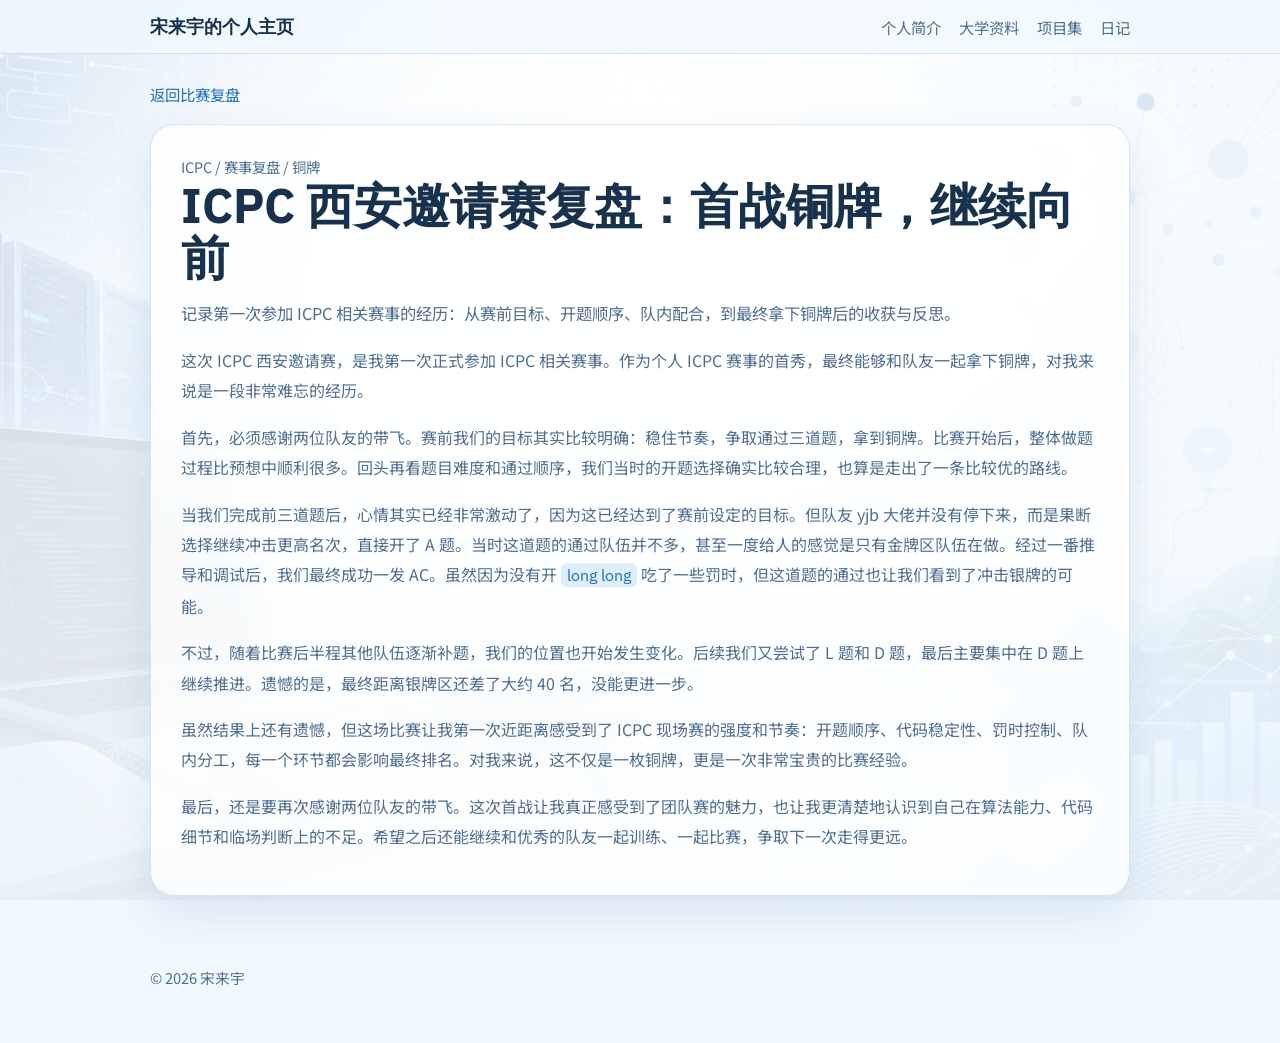
<file: posts/diary/2026 年ICPC国际大学生程序设计竞赛  全国邀请赛（陕西）.html>
<!doctype html>
<html lang="zh-CN">
<head>
  <meta charset="UTF-8" />
  <meta name="viewport" content="width=device-width, initial-scale=1.0" />

  <title>ICPC 西安邀请赛复盘：首战铜牌，继续向前 | laiyu64</title>

  <link rel="preconnect" href="https://fonts.googleapis.com" />
  <link rel="preconnect" href="https://fonts.gstatic.com" crossorigin />
  <link
    href="https://fonts.googleapis.com/css2?family=IBM+Plex+Sans:wght@400;500;600;700&family=Noto+Sans+SC:wght@400;500;700&display=swap"
    rel="stylesheet"
  />
  <link rel="stylesheet" href="../../styles.css" />
</head>

<body>
  <header class="page-header">
    <div class="topbar">
      <a class="site-brand" href="../../index.html">宋来宇的个人主页</a>

      <nav class="site-nav" aria-label="主导航">
        <a href="../../index.html#about">个人简介</a>
        <a href="../../index.html#college">大学资料</a>
        <a href="../../index.html#projects">项目集</a>
        <a href="../../index.html#diary">日记</a>
      </nav>
    </div>
  </header>

  <main class="post-page">
    <header class="post-header">
      <a class="post-back" href="./contest-review.html">返回比赛复盘</a>
    </header>

    <article class="post-article">
      <p class="post-meta">ICPC / 赛事复盘 / 铜牌</p>

      <h1 class="post-title">ICPC 西安邀请赛复盘：首战铜牌，继续向前</h1>

      <p class="post-subtitle">
        记录第一次参加 ICPC 相关赛事的经历：从赛前目标、开题顺序、队内配合，到最终拿下铜牌后的收获与反思。
      </p>

      <p>
        这次 ICPC 西安邀请赛，是我第一次正式参加 ICPC 相关赛事。作为个人 ICPC 赛事的首秀，最终能够和队友一起拿下铜牌，对我来说是一段非常难忘的经历。
      </p>

      <p>
        首先，必须感谢两位队友的带飞。赛前我们的目标其实比较明确：稳住节奏，争取通过三道题，拿到铜牌。比赛开始后，整体做题过程比预想中顺利很多。回头再看题目难度和通过顺序，我们当时的开题选择确实比较合理，也算是走出了一条比较优的路线。
      </p>

      <p>
        当我们完成前三道题后，心情其实已经非常激动了，因为这已经达到了赛前设定的目标。但队友 yjb 大佬并没有停下来，而是果断选择继续冲击更高名次，直接开了 A 题。当时这道题的通过队伍并不多，甚至一度给人的感觉是只有金牌区队伍在做。经过一番推导和调试后，我们最终成功一发 AC。虽然因为没有开 <code>long long</code> 吃了一些罚时，但这道题的通过也让我们看到了冲击银牌的可能。
      </p>

      <p>
        不过，随着比赛后半程其他队伍逐渐补题，我们的位置也开始发生变化。后续我们又尝试了 L 题和 D 题，最后主要集中在 D 题上继续推进。遗憾的是，最终距离银牌区还差了大约 40 名，没能更进一步。
      </p>

      <p>
        虽然结果上还有遗憾，但这场比赛让我第一次近距离感受到了 ICPC 现场赛的强度和节奏：开题顺序、代码稳定性、罚时控制、队内分工，每一个环节都会影响最终排名。对我来说，这不仅是一枚铜牌，更是一次非常宝贵的比赛经验。
      </p>

      <p>
        最后，还是要再次感谢两位队友的带飞。这次首战让我真正感受到了团队赛的魅力，也让我更清楚地认识到自己在算法能力、代码细节和临场判断上的不足。希望之后还能继续和优秀的队友一起训练、一起比赛，争取下一次走得更远。
      </p>
    </article>
  </main>

  <footer class="page-footer">
    <p>&copy; 2026 宋来宇</p>
  </footer>
</body>
</html>
</file>
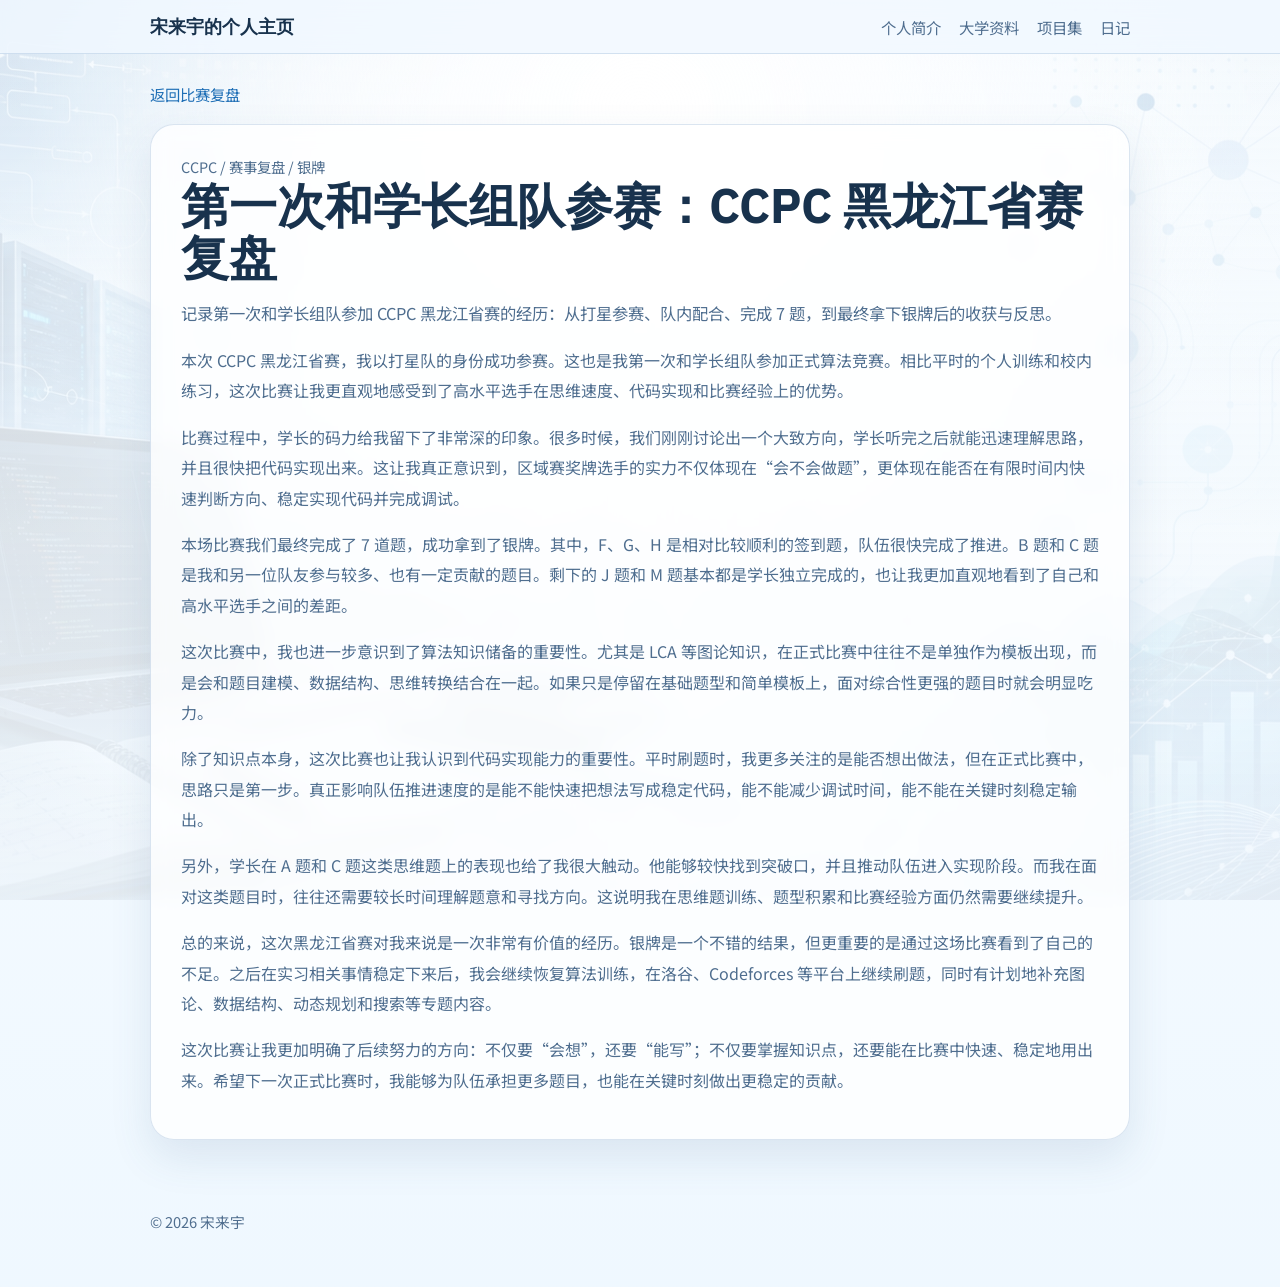
<file: posts/diary/ccpc-helongjiang-review.html>
<!doctype html>
<html lang="zh-CN">
<head>
  <meta charset="UTF-8" />
  <meta name="viewport" content="width=device-width, initial-scale=1.0" />

  <title>第一次和学长组队参赛：CCPC 黑龙江省赛复盘 | laiyu64</title>

  <link rel="preconnect" href="https://fonts.googleapis.com" />
  <link rel="preconnect" href="https://fonts.gstatic.com" crossorigin />
  <link
    href="https://fonts.googleapis.com/css2?family=IBM+Plex+Sans:wght@400;500;600;700&family=Noto+Sans+SC:wght@400;500;700&display=swap"
    rel="stylesheet"
  />
  <link rel="stylesheet" href="../../styles.css" />
</head>

<body>
  <header class="page-header">
    <div class="topbar">
      <a class="site-brand" href="../../index.html">宋来宇的个人主页</a>

      <nav class="site-nav" aria-label="主导航">
        <a href="../../index.html#about">个人简介</a>
        <a href="../../index.html#college">大学资料</a>
        <a href="../../index.html#projects">项目集</a>
        <a href="../../index.html#diary">日记</a>
      </nav>
    </div>
  </header>

  <main class="post-page">
    <header class="post-header">
      <a class="post-back" href="./contest-review.html">返回比赛复盘</a>
    </header>

    <article class="post-article">
      <p class="post-meta">CCPC / 赛事复盘 / 银牌</p>

      <h1 class="post-title">第一次和学长组队参赛：CCPC 黑龙江省赛复盘</h1>

      <p class="post-subtitle">
        记录第一次和学长组队参加 CCPC 黑龙江省赛的经历：从打星参赛、队内配合、完成 7 题，到最终拿下银牌后的收获与反思。
      </p>

      <p>
        本次 CCPC 黑龙江省赛，我以打星队的身份成功参赛。这也是我第一次和学长组队参加正式算法竞赛。相比平时的个人训练和校内练习，这次比赛让我更直观地感受到了高水平选手在思维速度、代码实现和比赛经验上的优势。
      </p>

      <p>
        比赛过程中，学长的码力给我留下了非常深的印象。很多时候，我们刚刚讨论出一个大致方向，学长听完之后就能迅速理解思路，并且很快把代码实现出来。这让我真正意识到，区域赛奖牌选手的实力不仅体现在“会不会做题”，更体现在能否在有限时间内快速判断方向、稳定实现代码并完成调试。
      </p>

      <p>
        本场比赛我们最终完成了 7 道题，成功拿到了银牌。其中，F、G、H 是相对比较顺利的签到题，队伍很快完成了推进。B 题和 C 题是我和另一位队友参与较多、也有一定贡献的题目。剩下的 J 题和 M 题基本都是学长独立完成的，也让我更加直观地看到了自己和高水平选手之间的差距。
      </p>

      <p>
        这次比赛中，我也进一步意识到了算法知识储备的重要性。尤其是 LCA 等图论知识，在正式比赛中往往不是单独作为模板出现，而是会和题目建模、数据结构、思维转换结合在一起。如果只是停留在基础题型和简单模板上，面对综合性更强的题目时就会明显吃力。
      </p>

      <p>
        除了知识点本身，这次比赛也让我认识到代码实现能力的重要性。平时刷题时，我更多关注的是能否想出做法，但在正式比赛中，思路只是第一步。真正影响队伍推进速度的是能不能快速把想法写成稳定代码，能不能减少调试时间，能不能在关键时刻稳定输出。
      </p>

      <p>
        另外，学长在 A 题和 C 题这类思维题上的表现也给了我很大触动。他能够较快找到突破口，并且推动队伍进入实现阶段。而我在面对这类题目时，往往还需要较长时间理解题意和寻找方向。这说明我在思维题训练、题型积累和比赛经验方面仍然需要继续提升。
      </p>

      <p>
        总的来说，这次黑龙江省赛对我来说是一次非常有价值的经历。银牌是一个不错的结果，但更重要的是通过这场比赛看到了自己的不足。之后在实习相关事情稳定下来后，我会继续恢复算法训练，在洛谷、Codeforces 等平台上继续刷题，同时有计划地补充图论、数据结构、动态规划和搜索等专题内容。
      </p>

      <p>
        这次比赛让我更加明确了后续努力的方向：不仅要“会想”，还要“能写”；不仅要掌握知识点，还要能在比赛中快速、稳定地用出来。希望下一次正式比赛时，我能够为队伍承担更多题目，也能在关键时刻做出更稳定的贡献。
      </p>
    </article>
  </main>

  <footer class="page-footer">
    <p>&copy; 2026 宋来宇</p>
  </footer>
</body>
</html>
</file>
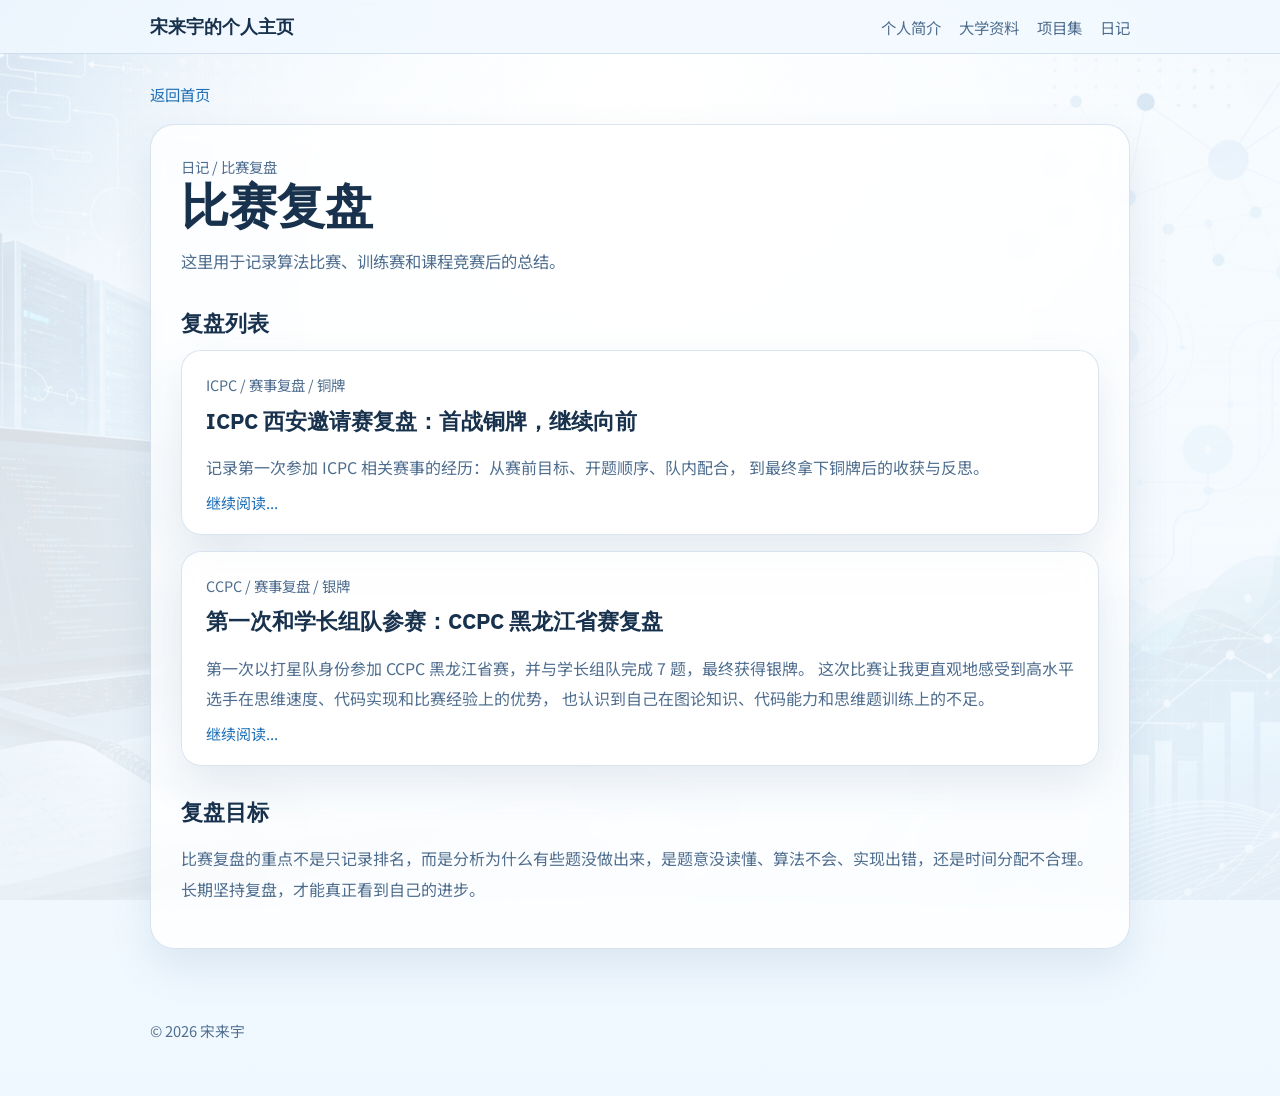
<file: posts/diary/contest-review.html>
<!doctype html>
<html lang="zh-CN">
<head>
  <meta charset="UTF-8" />
  <meta name="viewport" content="width=device-width, initial-scale=1.0" />
  <title>比赛复盘 | laiyu64</title>
  <link rel="preconnect" href="https://fonts.googleapis.com" />
  <link rel="preconnect" href="https://fonts.gstatic.com" crossorigin />
  <link
    href="https://fonts.googleapis.com/css2?family=IBM+Plex+Sans:wght@400;500;600;700&family=Noto+Sans+SC:wght@400;500;700&display=swap"
    rel="stylesheet"
  />
  <link rel="stylesheet" href="../../styles.css" />
</head>
<body>
  <header class="page-header">
    <div class="topbar">
      <a class="site-brand" href="../../index.html">宋来宇的个人主页</a>
      <nav class="site-nav" aria-label="主导航">
        <a href="../../index.html#about">个人简介</a>
        <a href="../../index.html#college">大学资料</a>
        <a href="../../index.html#projects">项目集</a>
        <a href="../../index.html#diary">日记</a>
      </nav>
    </div>
  </header>
  <main class="post-page">
    <header class="post-header">
      <a class="post-back" href="../../index.html">返回首页</a>
    </header>
    <article class="post-article">
      <p class="post-meta">日记 / 比赛复盘</p>
      <h1 class="post-title">比赛复盘</h1>
      <p class="post-subtitle">这里用于记录算法比赛、训练赛和课程竞赛后的总结。</p>

      <h2>复盘列表</h2>

      <div class="post-list">
        <article class="post-item">
        <p class="post-meta">ICPC / 赛事复盘 / 铜牌</p>

        <h3>
          <a href="./icpc-xian-invitational-review.html">
            ICPC 西安邀请赛复盘：首战铜牌，继续向前
          </a>
        </h3>

        <p>
          记录第一次参加 ICPC 相关赛事的经历：从赛前目标、开题顺序、队内配合，
          到最终拿下铜牌后的收获与反思。
        </p>

        <a class="read-more" href="./icpc-xian-invitational-review.html">继续阅读...</a>
      </article>

  
        <article class="post-item">
        <p class="post-meta">CCPC / 赛事复盘 / 银牌</p>

        <h3>
          <a href="./ccpc-helongjiang-review.html">
            第一次和学长组队参赛：CCPC 黑龙江省赛复盘
          </a>
        </h3>

        <p>
          第一次以打星队身份参加 CCPC 黑龙江省赛，并与学长组队完成 7 题，最终获得银牌。
          这次比赛让我更直观地感受到高水平选手在思维速度、代码实现和比赛经验上的优势，
          也认识到自己在图论知识、代码能力和思维题训练上的不足。
        </p>

        <a class="read-more" href="./ccpc-helongjiang-review.html">继续阅读...</a>
      </article>
        
    </div>
   
      <h2>复盘目标</h2>
      <p>比赛复盘的重点不是只记录排名，而是分析为什么有些题没做出来，是题意没读懂、算法不会、实现出错，还是时间分配不合理。长期坚持复盘，才能真正看到自己的进步。</p>
    </article>
  </main>
  <footer class="page-footer">
    <p>&copy; 2026 宋来宇</p>
  </footer>
</body>
</html>
</file>
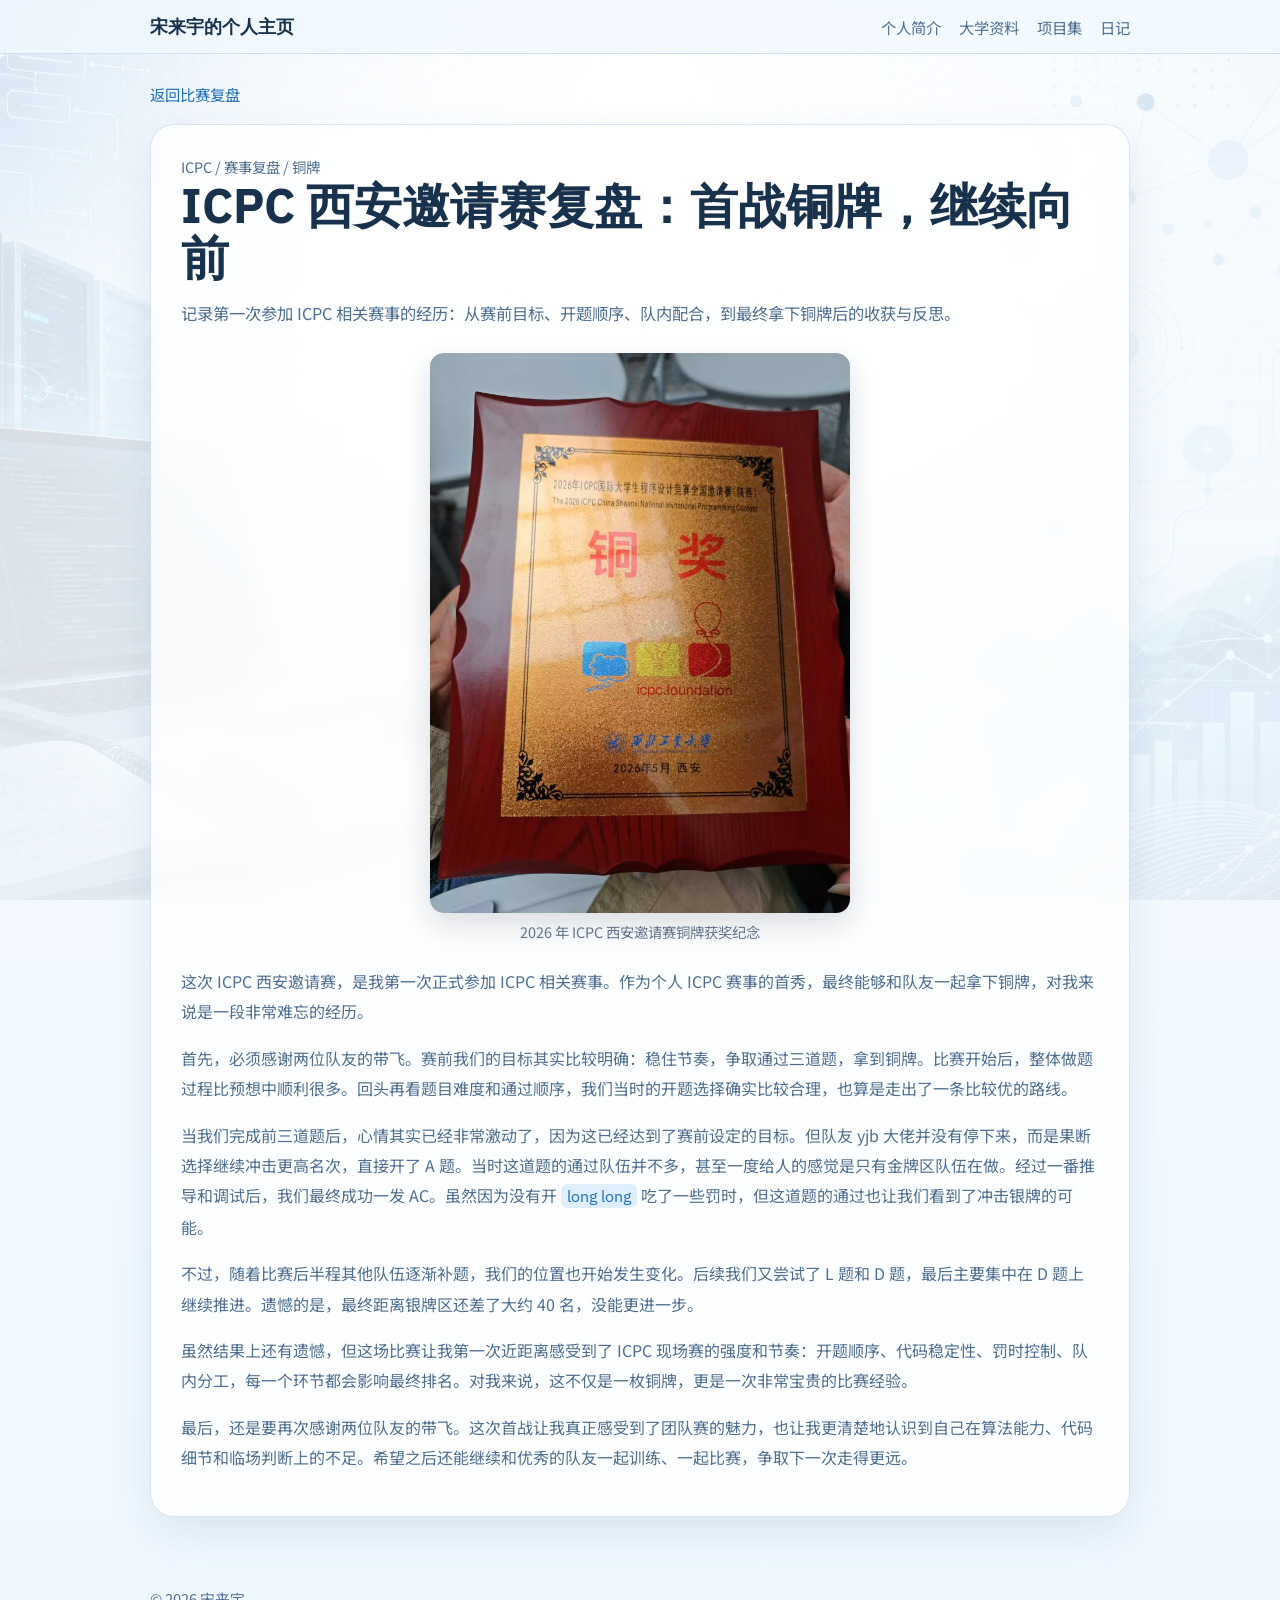
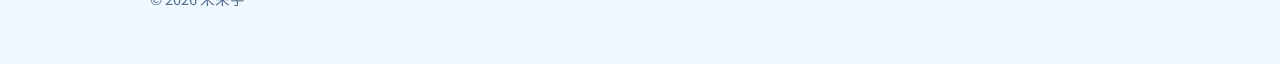
<file: posts/diary/icpc-xian-invitational-review.html>
<!doctype html>
<html lang="zh-CN">
<head>
  <meta charset="UTF-8" />
  <meta name="viewport" content="width=device-width, initial-scale=1.0" />

  <title>ICPC 西安邀请赛复盘：首战铜牌，继续向前 | laiyu64</title>

  <link rel="preconnect" href="https://fonts.googleapis.com" />
  <link rel="preconnect" href="https://fonts.gstatic.com" crossorigin />
  <link
    href="https://fonts.googleapis.com/css2?family=IBM+Plex+Sans:wght@400;500;600;700&family=Noto+Sans+SC:wght@400;500;700&display=swap"
    rel="stylesheet"
  />
  <link rel="stylesheet" href="../../styles.css" />
</head>

<body>
  <header class="page-header">
    <div class="topbar">
      <a class="site-brand" href="../../index.html">宋来宇的个人主页</a>

      <nav class="site-nav" aria-label="主导航">
        <a href="../../index.html#about">个人简介</a>
        <a href="../../index.html#college">大学资料</a>
        <a href="../../index.html#projects">项目集</a>
        <a href="../../index.html#diary">日记</a>
      </nav>
    </div>
  </header>

  <main class="post-page">
    <header class="post-header">
      <a class="post-back" href="./contest-review.html">返回比赛复盘</a>
    </header>

    <article class="post-article">
      <p class="post-meta">ICPC / 赛事复盘 / 铜牌</p>

      <h1 class="post-title">ICPC 西安邀请赛复盘：首战铜牌，继续向前</h1>

      <p class="post-subtitle">
        记录第一次参加 ICPC 相关赛事的经历：从赛前目标、开题顺序、队内配合，到最终拿下铜牌后的收获与反思。
      </p>

      <figure class="post-image award-image">
        <img
          src="./icpc-xian-award.jpg"
          alt="ICPC 西安邀请赛铜牌获奖照片"
          style="display: block; width: 420px; max-width: 100%; height: auto; margin: 0 auto; border-radius: 14px; box-shadow: 0 12px 30px rgba(15, 23, 42, 0.14);"
        />
        <figcaption>2026 年 ICPC 西安邀请赛铜牌获奖纪念</figcaption>
      </figure>

      <p>
        这次 ICPC 西安邀请赛，是我第一次正式参加 ICPC 相关赛事。作为个人 ICPC 赛事的首秀，最终能够和队友一起拿下铜牌，对我来说是一段非常难忘的经历。
      </p>

      <p>
        首先，必须感谢两位队友的带飞。赛前我们的目标其实比较明确：稳住节奏，争取通过三道题，拿到铜牌。比赛开始后，整体做题过程比预想中顺利很多。回头再看题目难度和通过顺序，我们当时的开题选择确实比较合理，也算是走出了一条比较优的路线。
      </p>

      <p>
        当我们完成前三道题后，心情其实已经非常激动了，因为这已经达到了赛前设定的目标。但队友 yjb 大佬并没有停下来，而是果断选择继续冲击更高名次，直接开了 A 题。当时这道题的通过队伍并不多，甚至一度给人的感觉是只有金牌区队伍在做。经过一番推导和调试后，我们最终成功一发 AC。虽然因为没有开 <code>long long</code> 吃了一些罚时，但这道题的通过也让我们看到了冲击银牌的可能。
      </p>

      <p>
        不过，随着比赛后半程其他队伍逐渐补题，我们的位置也开始发生变化。后续我们又尝试了 L 题和 D 题，最后主要集中在 D 题上继续推进。遗憾的是，最终距离银牌区还差了大约 40 名，没能更进一步。
      </p>

      <p>
        虽然结果上还有遗憾，但这场比赛让我第一次近距离感受到了 ICPC 现场赛的强度和节奏：开题顺序、代码稳定性、罚时控制、队内分工，每一个环节都会影响最终排名。对我来说，这不仅是一枚铜牌，更是一次非常宝贵的比赛经验。
      </p>

      <p>
        最后，还是要再次感谢两位队友的带飞。这次首战让我真正感受到了团队赛的魅力，也让我更清楚地认识到自己在算法能力、代码细节和临场判断上的不足。希望之后还能继续和优秀的队友一起训练、一起比赛，争取下一次走得更远。
      </p>
    </article>
  </main>

  <footer class="page-footer">
    <p>&copy; 2026 宋来宇</p>
  </footer>
</body>
</html>
</file>
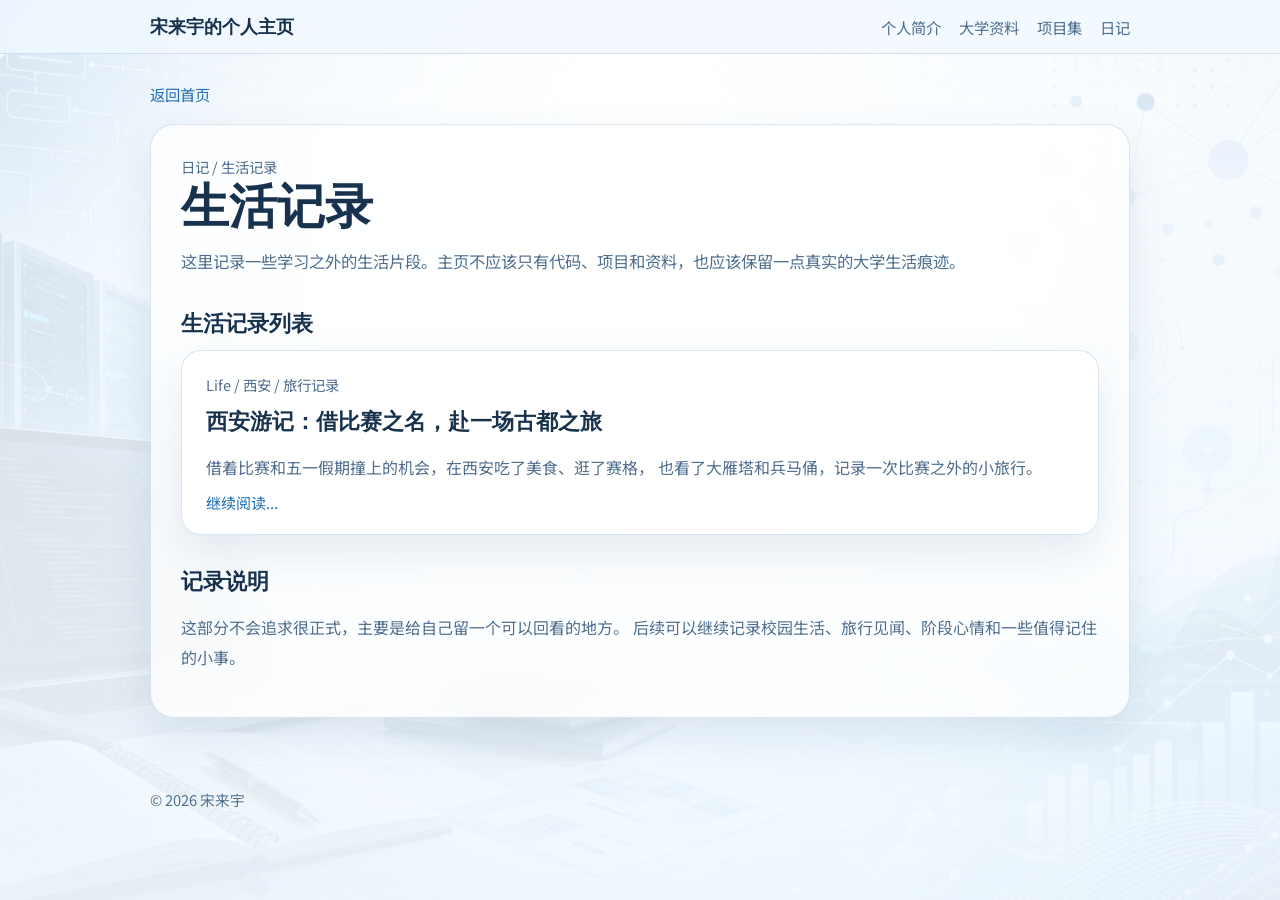
<file: posts/diary/life.html>
<!doctype html>
<html lang="zh-CN">
<head>
  <meta charset="UTF-8" />
  <meta name="viewport" content="width=device-width, initial-scale=1.0" />
  <title>生活记录 | laiyu64</title>
  <link rel="preconnect" href="https://fonts.googleapis.com" />
  <link rel="preconnect" href="https://fonts.gstatic.com" crossorigin />
  <link
    href="https://fonts.googleapis.com/css2?family=IBM+Plex+Sans:wght@400;500;600;700&family=Noto+Sans+SC:wght@400;500;700&display=swap"
    rel="stylesheet"
  />
  <link rel="stylesheet" href="../../styles.css" />
</head>
<body>
  <header class="page-header">
    <div class="topbar">
      <a class="site-brand" href="../../index.html">宋来宇的个人主页</a>
      <nav class="site-nav" aria-label="主导航">
        <a href="../../index.html#about">个人简介</a>
        <a href="../../index.html#college">大学资料</a>
        <a href="../../index.html#projects">项目集</a>
        <a href="../../index.html#diary">日记</a>
      </nav>
    </div>
  </header>
  <main class="post-page">
    <header class="post-header">
      <a class="post-back" href="../../index.html">返回首页</a>
    </header>
    <article class="post-article">
  <p class="post-meta">日记 / 生活记录</p>

  <h1 class="post-title">生活记录</h1>

  <p class="post-subtitle">
    这里记录一些学习之外的生活片段。主页不应该只有代码、项目和资料，也应该保留一点真实的大学生活痕迹。
  </p>

  <h2>生活记录列表</h2>

  <div class="post-list">
    <article class="post-item">
      <p class="post-meta">Life / 西安 / 旅行记录</p>

      <h3>
        <a href="./xian-trip.html">
          西安游记：借比赛之名，赴一场古都之旅
        </a>
      </h3>

      <p>
        借着比赛和五一假期撞上的机会，在西安吃了美食、逛了赛格，
        也看了大雁塔和兵马俑，记录一次比赛之外的小旅行。
      </p>

      <a class="read-more" href="./xian-trip.html">继续阅读...</a>
    </article>
  </div>

  <h2>记录说明</h2>

  <p>
    这部分不会追求很正式，主要是给自己留一个可以回看的地方。
    后续可以继续记录校园生活、旅行见闻、阶段心情和一些值得记住的小事。
  </p>
</article>
  </main>
  <footer class="page-footer">
    <p>&copy; 2026 宋来宇</p>
  </footer>
</body>
</html>
</file>
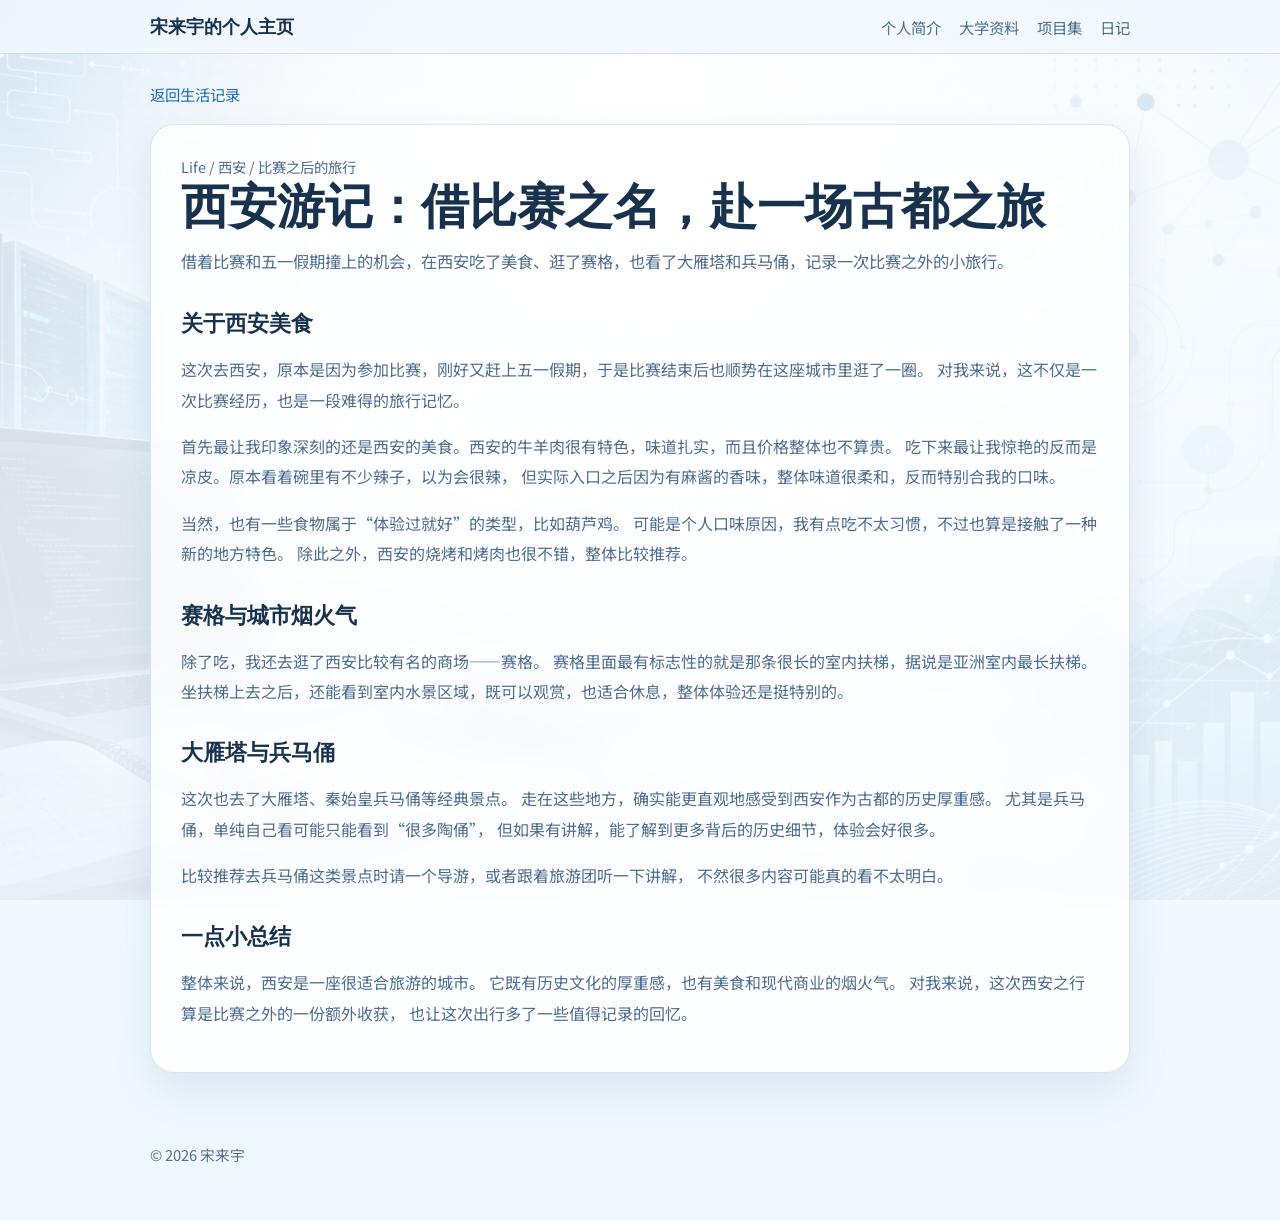
<file: posts/diary/xian-trip.html>
<!doctype html>
<html lang="zh-CN">
<head>
  <meta charset="UTF-8" />
  <meta name="viewport" content="width=device-width, initial-scale=1.0" />

  <title>西安游记：借比赛之名，赴一场古都之旅 | laiyu64</title>

  <link rel="preconnect" href="https://fonts.googleapis.com" />
  <link rel="preconnect" href="https://fonts.gstatic.com" crossorigin />

  <link
    href="https://fonts.googleapis.com/css2?family=IBM+Plex+Sans:wght@400;500;600;700&family=Noto+Sans+SC:wght@400;500;700&display=swap"
    rel="stylesheet"
  />

  <link rel="stylesheet" href="../../styles.css" />
</head>

<body>
  <header class="page-header">
    <div class="topbar">
      <a class="site-brand" href="../../index.html">宋来宇的个人主页</a>

      <nav class="site-nav" aria-label="主导航">
        <a href="../../index.html#about">个人简介</a>
        <a href="../../index.html#college">大学资料</a>
        <a href="../../index.html#projects">项目集</a>
        <a href="../../index.html#diary">日记</a>
      </nav>
    </div>
  </header>

  <main class="post-page">
    <header class="post-header">
      <a class="post-back" href="./life.html">返回生活记录</a>
    </header>

    <article class="post-article">
      <p class="post-meta">Life / 西安 / 比赛之后的旅行</p>

      <h1 class="post-title">西安游记：借比赛之名，赴一场古都之旅</h1>

      <p class="post-subtitle">
        借着比赛和五一假期撞上的机会，在西安吃了美食、逛了赛格，也看了大雁塔和兵马俑，记录一次比赛之外的小旅行。
      </p>

      <section>
        <h2>关于西安美食</h2>

        <p>
          这次去西安，原本是因为参加比赛，刚好又赶上五一假期，于是比赛结束后也顺势在这座城市里逛了一圈。
          对我来说，这不仅是一次比赛经历，也是一段难得的旅行记忆。
        </p>

        <p>
          首先最让我印象深刻的还是西安的美食。西安的牛羊肉很有特色，味道扎实，而且价格整体也不算贵。
          吃下来最让我惊艳的反而是凉皮。原本看着碗里有不少辣子，以为会很辣，
          但实际入口之后因为有麻酱的香味，整体味道很柔和，反而特别合我的口味。
        </p>

        <p>
          当然，也有一些食物属于“体验过就好”的类型，比如葫芦鸡。
          可能是个人口味原因，我有点吃不太习惯，不过也算是接触了一种新的地方特色。
          除此之外，西安的烧烤和烤肉也很不错，整体比较推荐。
        </p>
      </section>

      <section>
        <h2>赛格与城市烟火气</h2>

        <p>
          除了吃，我还去逛了西安比较有名的商场——赛格。
          赛格里面最有标志性的就是那条很长的室内扶梯，据说是亚洲室内最长扶梯。
          坐扶梯上去之后，还能看到室内水景区域，既可以观赏，也适合休息，整体体验还是挺特别的。
        </p>
      </section>

      <section>
        <h2>大雁塔与兵马俑</h2>

        <p>
          这次也去了大雁塔、秦始皇兵马俑等经典景点。
          走在这些地方，确实能更直观地感受到西安作为古都的历史厚重感。
          尤其是兵马俑，单纯自己看可能只能看到“很多陶俑”，
          但如果有讲解，能了解到更多背后的历史细节，体验会好很多。
        </p>

        <p>
          比较推荐去兵马俑这类景点时请一个导游，或者跟着旅游团听一下讲解，
          不然很多内容可能真的看不太明白。
        </p>
      </section>

      <section>
        <h2>一点小总结</h2>

        <p>
          整体来说，西安是一座很适合旅游的城市。
          它既有历史文化的厚重感，也有美食和现代商业的烟火气。
          对我来说，这次西安之行算是比赛之外的一份额外收获，
          也让这次出行多了一些值得记录的回忆。
        </p>
      </section>
    </article>
  </main>

  <footer class="page-footer">
    <p>&copy; 2026 宋来宇</p>
  </footer>
</body>
</html>
</file>
<file: styles.css>
:root {
  --bg: #eef5fb;
  --panel: rgba(255, 255, 255, 0.76);
  --text: #18324d;
  --muted: #4f6e8f;
  --line: rgba(125, 162, 201, 0.28);
  --accent: #1f6fb6;
  --accent-soft: rgba(209, 232, 250, 0.72);
  --shadow: 0 18px 42px rgba(57, 97, 140, 0.12);
  --content-width: 980px;
}

* {
  box-sizing: border-box;
}

html {
  scroll-behavior: smooth;
}

body {
  margin: 0;
  min-height: 100vh;
  font-family: "Noto Sans SC", "IBM Plex Sans", sans-serif;
  color: var(--text);
  background:
    linear-gradient(rgba(246, 251, 255, 0.76), rgba(237, 247, 255, 0.88)),
    url("./assets/homepage-bg.png") center top / cover no-repeat fixed;
}

body::before {
  content: "";
  position: fixed;
  inset: 0;
  pointer-events: none;
  background:
    radial-gradient(circle at 50% 12%, rgba(255, 255, 255, 0.98), rgba(255, 255, 255, 0.45) 34%, rgba(255, 255, 255, 0.08) 60%),
    linear-gradient(180deg, rgba(244, 250, 255, 0.24), rgba(244, 250, 255, 0.56));
  z-index: -1;
}

a {
  color: inherit;
  text-decoration: none;
}

.page-header {
  position: sticky;
  top: 0;
  z-index: 10;
  background: rgba(241, 248, 255, 0.82);
  border-bottom: 1px solid var(--line);
  backdrop-filter: blur(14px);
}

.topbar {
  width: min(var(--content-width), calc(100% - 24px));
  margin: 0 auto;
  padding: 14px 0;
  display: flex;
  align-items: center;
  justify-content: space-between;
  gap: 20px;
}

.site-brand {
  font-family: "IBM Plex Sans", sans-serif;
  font-size: 1.15rem;
  font-weight: 700;
}

.site-nav {
  display: flex;
  flex-wrap: wrap;
  gap: 18px;
}

.site-nav a {
  color: var(--muted);
  font-size: 0.96rem;
  transition: color 180ms ease;
}

.site-nav a:hover,
.site-nav a.is-active {
  color: var(--text);
}

.home-page,
.post-page {
  width: min(var(--content-width), calc(100% - 24px));
  margin: 0 auto;
  padding: 28px 0 56px;
}

.intro-panel,
.post-article {
  padding: 28px 30px;
  border: 1px solid var(--line);
  background: var(--panel);
  box-shadow: var(--shadow);
  backdrop-filter: blur(10px);
  border-radius: 24px;
}

.intro-panel h1,
.section-intro h2,
.post-title,
.post-item h3 {
  margin: 0;
  font-family: "IBM Plex Sans", sans-serif;
}

.intro-panel h1 {
  font-size: clamp(2.2rem, 4vw, 3.5rem);
  line-height: 1.08;
}

.intro-panel p,
.section-intro p,
.post-item p,
.post-article p,
.post-article li {
  color: var(--muted);
  line-height: 1.9;
}

.intro-panel p {
  margin: 18px 0 0;
}

.archive-section {
  margin-top: 44px;
}

.section-intro {
  margin-bottom: 18px;
}

.section-intro h2 {
  font-size: 1.7rem;
  line-height: 1.2;
}

.section-intro p {
  margin: 10px 0 0;
}

.post-list {
  display: grid;
  gap: 16px;
}

.post-item {
  padding: 20px 24px;
  border: 1px solid var(--line);
  background: var(--panel);
  box-shadow: var(--shadow);
  backdrop-filter: blur(10px);
  border-radius: 20px;
}

.post-meta {
  margin: 0;
  color: var(--accent);
  font-size: 0.9rem;
}

.post-item h3 {
  margin-top: 8px;
  font-size: 1.35rem;
  line-height: 1.35;
}

.post-item h3 a:hover,
.read-more:hover {
  color: var(--accent);
}

.post-item p:last-of-type {
  margin-bottom: 0;
}

.read-more {
  display: inline-block;
  margin-top: 10px;
  color: var(--accent);
  font-size: 0.94rem;
}

.post-header {
  margin-bottom: 18px;
}

.post-back {
  color: var(--accent);
  font-size: 0.96rem;
}

.post-article {
  box-shadow: var(--shadow);
}

.post-title {
  font-size: clamp(2rem, 4vw, 3rem);
  line-height: 1.08;
}

.post-subtitle {
  margin: 14px 0 0;
  font-size: 1.02rem;
}

.post-article h2 {
  margin-top: 32px;
  margin-bottom: 12px;
  font-family: "IBM Plex Sans", sans-serif;
  font-size: 1.35rem;
}

.post-article ul {
  padding-left: 20px;
}

.post-article code {
  padding: 2px 6px;
  border-radius: 6px;
  background: var(--accent-soft);
  color: var(--accent);
  font-family: "IBM Plex Sans", sans-serif;
}

.page-footer {
  width: min(var(--content-width), calc(100% - 24px));
  margin: 0 auto;
  padding: 0 0 40px;
  color: var(--muted);
  font-size: 0.92rem;
  text-shadow: 0 1px 0 rgba(255, 255, 255, 0.5);
}

.back-top {
  position: fixed;
  right: 24px;
  bottom: 24px;
  width: 48px;
  height: 48px;
  border: 0;
  border-radius: 999px;
  background: var(--text);
  color: #fff;
  cursor: pointer;
  opacity: 0;
  transform: translateY(10px);
  pointer-events: none;
  transition: opacity 180ms ease, transform 180ms ease;
}

.back-top.is-visible {
  opacity: 1;
  transform: translateY(0);
  pointer-events: auto;
}

@media (max-width: 760px) {
  body {
    background-attachment: scroll;
    background-position: left center;
  }

  .topbar {
    flex-direction: column;
    align-items: flex-start;
  }

  .site-nav {
    gap: 12px 16px;
  }

  .intro-panel,
  .post-item,
  .post-article {
    padding-left: 18px;
    padding-right: 18px;
  }
}

.post-image.award-image {
  margin: 24px auto;
  text-align: center;
}

.post-image.award-image img {
  display: block;
  width: min(100%, 420px);
  max-width: 420px;
  height: auto;
  margin: 0 auto;
  border-radius: 14px;
  box-shadow: 0 12px 30px rgba(15, 23, 42, 0.14);
}

.post-image.award-image figcaption {
  margin-top: 8px;
  font-size: 0.9rem;
  color: #64748b;
}
</file>
